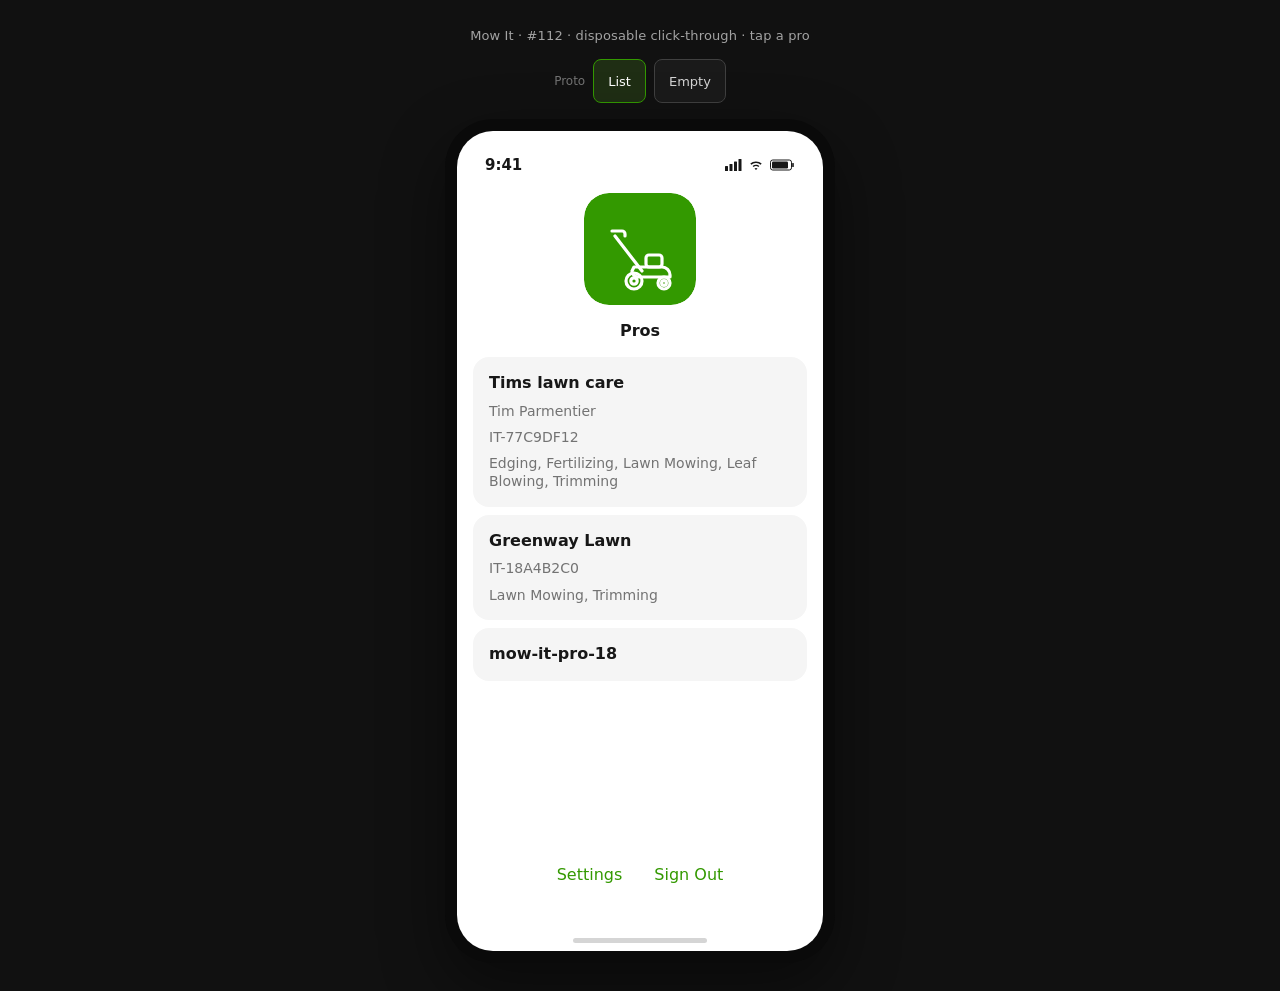
<file: index.html>
<!DOCTYPE html>
<html lang="en">
<head>
  <meta charset="utf-8">
  <meta name="viewport" content="width=device-width, initial-scale=1, viewport-fit=cover">
  <meta name="apple-mobile-web-app-capable" content="yes">
  <meta name="theme-color" content="#FFFFFF">
  <title>Mow It · Client pro list cell (#112)</title>
  <style>
    /* Live tokens from shared/design-tokens — named after DSColor / DSSpace / DSRadius / DSFont / DSSize */
    :root {
      --DSColor-brandPrimary: #339900;
      --DSColor-brandSecondary: #2B8000;
      --DSColor-bgCanvas: #FFFFFF;
      --DSColor-bgSurface: #FAFAFA;
      --DSColor-bgSurfaceRaised: #F5F5F5;
      --DSColor-textPrimary: #171717;
      --DSColor-textSecondary: #737373;
      --DSColor-textOnBrand: #FFFFFF;
      --DSColor-statusDanger: #EF4444;
      --DSColor-statusWarning: #EAB308;
      --DSColor-statusSuccess: #339900;
      --DSColor-borderDefault: #E5E5E5;

      --DSSpace-xxs: 2px;
      --DSSpace-xs: 4px;
      --DSSpace-sm: 8px;
      --DSSpace-md: 12px;
      --DSSpace-lg: 16px;
      --DSSpace-xl: 24px;
      --DSSpace-xxl: 32px;
      --DSSpace-xxxl: 40px;

      --DSRadius-sm: 4px;
      --DSRadius-md: 10px;
      --DSRadius-lg: 16px;
      --DSRadius-full: 9999px;

      --DSSize-controlHeight: 50px;
      --DSSize-controlMaxWidth: 375px;
      --DSSize-iconSm: 20px;
      --DSSize-iconLg: 40px;
      --DSSize-iconXl: 56px;

      --DSFont-sizeXs: 12px;
      --DSFont-sizeSm: 14px;
      --DSFont-sizeMd: 16px;
      --DSFont-sizeLg: 20px;
      --DSFont-sizeXl: 24px;
      --DSFont-sizeXxl: 34px;
      --DSFont-sizeHero: 56px;
      --DSFont-weightRegular: 400;
      --DSFont-weightMedium: 500;
      --DSFont-weightSemibold: 600;
      --DSFont-weightBold: 700;

      --phone-width: 390px;
      --phone-height: 844px;
      --brandmark-size: calc(var(--DSSize-iconXl) * 2);
      --brandmark-radius: calc(var(--brandmark-size) * 0.2237);
      --tap: 44px;
      --font-ui: -apple-system, BlinkMacSystemFont, "SF Pro Text", "SF Pro Display", system-ui, sans-serif;
    }

    * { box-sizing: border-box; }
    html, body { margin: 0; min-height: 100%; }
    body {
      font-family: var(--font-ui);
      background: #111;
      color: var(--DSColor-textPrimary);
      -webkit-font-smoothing: antialiased;
      min-height: 100dvh;
    }

    .stage {
      min-height: 100dvh;
      display: flex;
      flex-direction: column;
      align-items: center;
      justify-content: center;
      padding: 28px 16px;
      gap: 16px;
    }

    .caption {
      margin: 0;
      color: #a3a3a3;
      font-size: 13px;
      letter-spacing: 0.01em;
      text-align: center;
    }

    .proto-tools {
      display: flex;
      align-items: center;
      justify-content: center;
      gap: 8px;
    }

    .proto-tools-label {
      color: #737373;
      font-size: 12px;
    }

    .proto-toggle {
      appearance: none;
      border: 1px solid #404040;
      background: #1a1a1a;
      color: #d4d4d4;
      font-family: inherit;
      font-size: 13px;
      min-height: var(--tap);
      min-width: var(--tap);
      padding: 0 14px;
      border-radius: 8px;
      cursor: pointer;
      -webkit-tap-highlight-color: transparent;
    }

    .proto-toggle[aria-pressed="true"] {
      border-color: #339900;
      color: #ffffff;
      background: #1f2e14;
    }

    .proto-toggle:active { filter: brightness(1.15); }
    .proto-toggle:focus-visible {
      outline: 2px solid var(--DSColor-brandPrimary);
      outline-offset: 2px;
    }

    .phone {
      width: var(--phone-width);
      height: var(--phone-height);
      max-width: 100%;
      background: #0a0a0a;
      border-radius: 48px;
      padding: 12px;
      box-shadow: 0 24px 64px rgba(0, 0, 0, 0.45);
      flex-shrink: 0;
    }

    .screen {
      position: relative;
      width: 100%;
      height: 100%;
      background: var(--DSColor-bgCanvas);
      border-radius: 36px;
      overflow: hidden;
      isolation: isolate;
    }

    .statusbar {
      display: flex;
      align-items: center;
      justify-content: space-between;
      height: 54px;
      padding: 14px 28px 0;
      font-size: 15px;
      font-weight: var(--DSFont-weightSemibold);
      color: var(--DSColor-textPrimary);
      pointer-events: none;
    }

    .statusbar-icons {
      display: flex;
      align-items: center;
      gap: 6px;
    }

    .home {
      display: flex;
      flex-direction: column;
      align-items: center;
      height: calc(100% - 54px);
      padding: 0 var(--DSSpace-lg);
    }

    .brandmark {
      width: var(--brandmark-size);
      height: var(--brandmark-size);
      border-radius: var(--brandmark-radius);
      overflow: hidden;
      margin-top: var(--DSSpace-sm);
      flex-shrink: 0;
    }

    .brandmark svg { display: block; width: 100%; height: 100%; }

    .pane {
      display: flex;
      flex-direction: column;
      align-items: center;
      width: 100%;
      flex: 1;
      min-height: 0;
      overflow: hidden;
    }

    .pane[hidden] { display: none; }

    .home-title {
      margin: var(--DSSpace-lg) 0 0;
      font-size: var(--DSFont-sizeMd);
      font-weight: var(--DSFont-weightSemibold);
      line-height: 1.25;
      color: var(--DSColor-textPrimary);
    }

    .pro-list {
      display: flex;
      flex-direction: column;
      width: 100%;
      margin-top: var(--DSSpace-lg);
      gap: var(--DSSpace-sm);
      overflow: auto;
      min-height: 0;
    }

    .pro-row {
      display: block;
      width: 100%;
      padding: var(--DSSpace-lg);
      border: 0;
      border-radius: var(--DSRadius-lg);
      background: var(--DSColor-bgSurfaceRaised);
      text-align: left;
      cursor: pointer;
      -webkit-tap-highlight-color: transparent;
      min-height: var(--tap);
      font-family: inherit;
    }

    .pro-row:active { filter: brightness(0.97); }
    .pro-row:focus-visible {
      outline: 2px solid var(--DSColor-brandPrimary);
      outline-offset: 2px;
    }

    .pro-title {
      display: block;
      margin: 0;
      font-size: var(--DSFont-sizeMd);
      font-weight: var(--DSFont-weightSemibold);
      color: var(--DSColor-textPrimary);
      line-height: 1.3;
    }

    .pro-name,
    .pro-itid,
    .pro-services {
      display: block;
      margin: var(--DSSpace-sm) 0 0;
      font-size: var(--DSFont-sizeSm);
      font-weight: var(--DSFont-weightRegular);
      color: var(--DSColor-textSecondary);
      line-height: 1.3;
    }

    .pro-services {
      overflow-wrap: anywhere;
    }

    .empty-copy {
      margin: var(--DSSpace-lg) 0 0;
      font-size: var(--DSFont-sizeMd);
      font-weight: var(--DSFont-weightSemibold);
      line-height: 1.25;
      color: var(--DSColor-textPrimary);
      text-align: center;
    }

    .note-copy {
      margin: var(--DSSpace-lg) 0 0;
      width: 100%;
      font-size: var(--DSFont-sizeMd);
      font-weight: var(--DSFont-weightRegular);
      line-height: 1.4;
      color: var(--DSColor-textPrimary);
      text-align: center;
    }

    .note-back {
      appearance: none;
      border: 0;
      background: none;
      margin-top: var(--DSSpace-xl);
      color: var(--DSColor-brandPrimary);
      font-family: inherit;
      font-size: var(--DSFont-sizeMd);
      font-weight: var(--DSFont-weightRegular);
      min-height: var(--tap);
      min-width: var(--tap);
      padding: 0 var(--DSSpace-lg);
      cursor: pointer;
      -webkit-tap-highlight-color: transparent;
    }

    .note-back:active { opacity: 0.55; }
    .note-back:focus-visible {
      outline: 2px solid var(--DSColor-brandPrimary);
      outline-offset: 2px;
      border-radius: var(--DSRadius-full);
    }

    .home-spacer { flex: 1; }

    .footer {
      display: flex;
      align-items: center;
      justify-content: center;
      gap: var(--DSSpace-lg);
      padding-bottom: calc(var(--DSSpace-xl) + 18px);
    }

    .footer-item {
      appearance: none;
      border: 0;
      background: none;
      color: var(--DSColor-brandPrimary);
      font-family: inherit;
      font-size: var(--DSFont-sizeMd);
      font-weight: var(--DSFont-weightRegular);
      min-height: var(--tap);
      min-width: var(--tap);
      padding: 0 var(--DSSpace-sm);
      cursor: default;
      pointer-events: none;
    }

    .home-indicator {
      position: absolute;
      left: 50%;
      bottom: 8px;
      width: 134px;
      height: 5px;
      margin-left: -67px;
      border-radius: var(--DSRadius-full);
      background: var(--DSColor-textPrimary);
      opacity: 0.18;
      pointer-events: none;
    }

    @media (max-width: 480px) {
      .stage { padding: 12px 0 0; gap: 10px; }
      .caption { padding: 0 16px; }
      .phone {
        width: 100%;
        height: calc(100dvh - 120px);
        max-width: none;
        border-radius: 0;
        padding: 0;
        box-shadow: none;
      }
      .screen { border-radius: 0; }
    }
  </style>
</head>
<body>
  <div class="stage">
    <p class="caption">Mow It · #112 · disposable click-through · tap a pro</p>

    <div class="proto-tools" role="group" aria-label="Proto list state">
      <span class="proto-tools-label">Proto</span>
      <button type="button" class="proto-toggle" id="toggleList" aria-pressed="true">List</button>
      <button type="button" class="proto-toggle" id="toggleEmpty" aria-pressed="false">Empty</button>
    </div>

    <div class="phone">
      <div class="screen" id="screen">
        <div class="statusbar" aria-hidden="true">
          <span>9:41</span>
          <span class="statusbar-icons">
            <svg width="17" height="12" viewBox="0 0 17 12" fill="currentColor"><rect x="0" y="7" width="3" height="5" rx="0.6"/><rect x="4.5" y="5" width="3" height="7" rx="0.6"/><rect x="9" y="2.5" width="3" height="9.5" rx="0.6"/><rect x="13.5" y="0" width="3" height="12" rx="0.6"/></svg>
            <svg width="16" height="12" viewBox="0 0 16 12" fill="currentColor"><path d="M8 2.4c2.2 0 4.2.8 5.7 2.2l-1.1 1.1A6.4 6.4 0 0 0 8 4.1 6.4 6.4 0 0 0 3.4 5.7L2.3 4.6A8 8 0 0 1 8 2.4Zm0 3.3c1.3 0 2.5.5 3.4 1.3L10.3 8A3.2 3.2 0 0 0 8 7a3.2 3.2 0 0 0-2.3.9L4.6 7A4.8 4.8 0 0 1 8 5.7Zm0 3.3c.6 0 1.1.2 1.5.6L8 11.1 6.5 9.6c.4-.4.9-.6 1.5-.6Z"/></svg>
            <svg width="25" height="12" viewBox="0 0 25 12"><rect x="0.5" y="1" width="21" height="10" rx="2.2" stroke="currentColor" fill="none" stroke-width="1"/><rect x="2" y="2.5" width="16" height="7" rx="1.2" fill="currentColor"/><rect x="22.2" y="4" width="1.6" height="4" rx="0.6" fill="currentColor"/></svg>
          </span>
        </div>

        <main class="home">
          <div class="brandmark" aria-hidden="true">
            <svg viewBox="0 0 112 112" role="img" aria-label="Mow It">
              <rect width="112" height="112" rx="25" fill="var(--DSColor-brandPrimary)"/>
              <g fill="none" stroke="var(--DSColor-textOnBrand)" stroke-width="3.2" stroke-linecap="round" stroke-linejoin="round">
                <path d="M28 38h10a3 3 0 0 1 3 3v2"/>
                <path d="M31 43 L58 78"/>
                <path d="M50 74 h28 a8 8 0 0 1 8 8 v2 H54 a6 6 0 0 1-6-6z"/>
                <rect x="62" y="62" width="16" height="12" rx="3"/>
                <circle cx="50" cy="88" r="8"/>
                <circle cx="50" cy="88" r="3.2"/>
                <circle cx="80" cy="90" r="6"/>
                <circle cx="80" cy="90" r="2.4"/>
              </g>
            </svg>
          </div>

          <div class="pane" id="paneList">
            <h1 class="home-title">Pros</h1>
            <div class="pro-list" role="list">
              <button class="pro-row" type="button" role="listitem" data-pro="Tims lawn care" aria-label="Tims lawn care, Tim Parmentier, IT-77C9DF12, Edging, Fertilizing, Lawn Mowing, Leaf Blowing, Trimming">
                <span class="pro-title">Tims lawn care</span>
                <span class="pro-name">Tim Parmentier</span>
                <span class="pro-itid">IT-77C9DF12</span>
                <span class="pro-services">Edging, Fertilizing, Lawn Mowing, Leaf Blowing, Trimming</span>
              </button>
              <button class="pro-row" type="button" role="listitem" data-pro="Greenway Lawn" aria-label="Greenway Lawn, IT-18A4B2C0, Lawn Mowing, Trimming">
                <span class="pro-title">Greenway Lawn</span>
                <span class="pro-itid">IT-18A4B2C0</span>
                <span class="pro-services">Lawn Mowing, Trimming</span>
              </button>
              <button class="pro-row" type="button" role="listitem" data-pro="mow-it-pro-18" aria-label="mow-it-pro-18">
                <span class="pro-title">mow-it-pro-18</span>
              </button>
            </div>
            <div class="home-spacer"></div>
          </div>

          <div class="pane" id="paneEmpty" hidden>
            <p class="empty-copy">No pros yet.</p>
            <div class="home-spacer"></div>
          </div>

          <div class="pane" id="paneNote" hidden>
            <p class="note-copy" id="noteCopy">Book a Mow stays as shipped: address → when → extras → confirm.</p>
            <button class="note-back" type="button" id="noteBack">Back</button>
            <div class="home-spacer"></div>
          </div>

          <div class="footer">
            <span class="footer-item">Settings</span>
            <span class="footer-item">Sign Out</span>
          </div>
        </main>

        <div class="home-indicator" aria-hidden="true"></div>
      </div>
    </div>
  </div>

  <script>
    (function () {
      var paneList = document.getElementById("paneList");
      var paneEmpty = document.getElementById("paneEmpty");
      var paneNote = document.getElementById("paneNote");
      var noteCopy = document.getElementById("noteCopy");
      var noteBack = document.getElementById("noteBack");
      var toggleList = document.getElementById("toggleList");
      var toggleEmpty = document.getElementById("toggleEmpty");
      var listState = "list";

      function showPane(pane) {
        paneList.hidden = pane !== paneList;
        paneEmpty.hidden = pane !== paneEmpty;
        paneNote.hidden = pane !== paneNote;
      }

      function setToggles(empty) {
        toggleList.setAttribute("aria-pressed", empty ? "false" : "true");
        toggleEmpty.setAttribute("aria-pressed", empty ? "true" : "false");
      }

      function showList() {
        listState = "list";
        showPane(paneList);
        setToggles(false);
      }

      function showEmpty() {
        listState = "empty";
        showPane(paneEmpty);
        setToggles(true);
      }

      function showNote(name) {
        noteCopy.textContent = name + " — Book a Mow stays as shipped: address → when → extras → confirm.";
        showPane(paneNote);
        noteBack.focus();
      }

      toggleList.addEventListener("click", showList);
      toggleEmpty.addEventListener("click", showEmpty);
      noteBack.addEventListener("click", function () {
        if (listState === "empty") showEmpty();
        else showList();
      });

      Array.prototype.forEach.call(document.querySelectorAll(".pro-row"), function (row) {
        row.addEventListener("click", function () {
          showNote(row.getAttribute("data-pro"));
        });
      });
    })();
  </script>
</body>
</html>
</file>
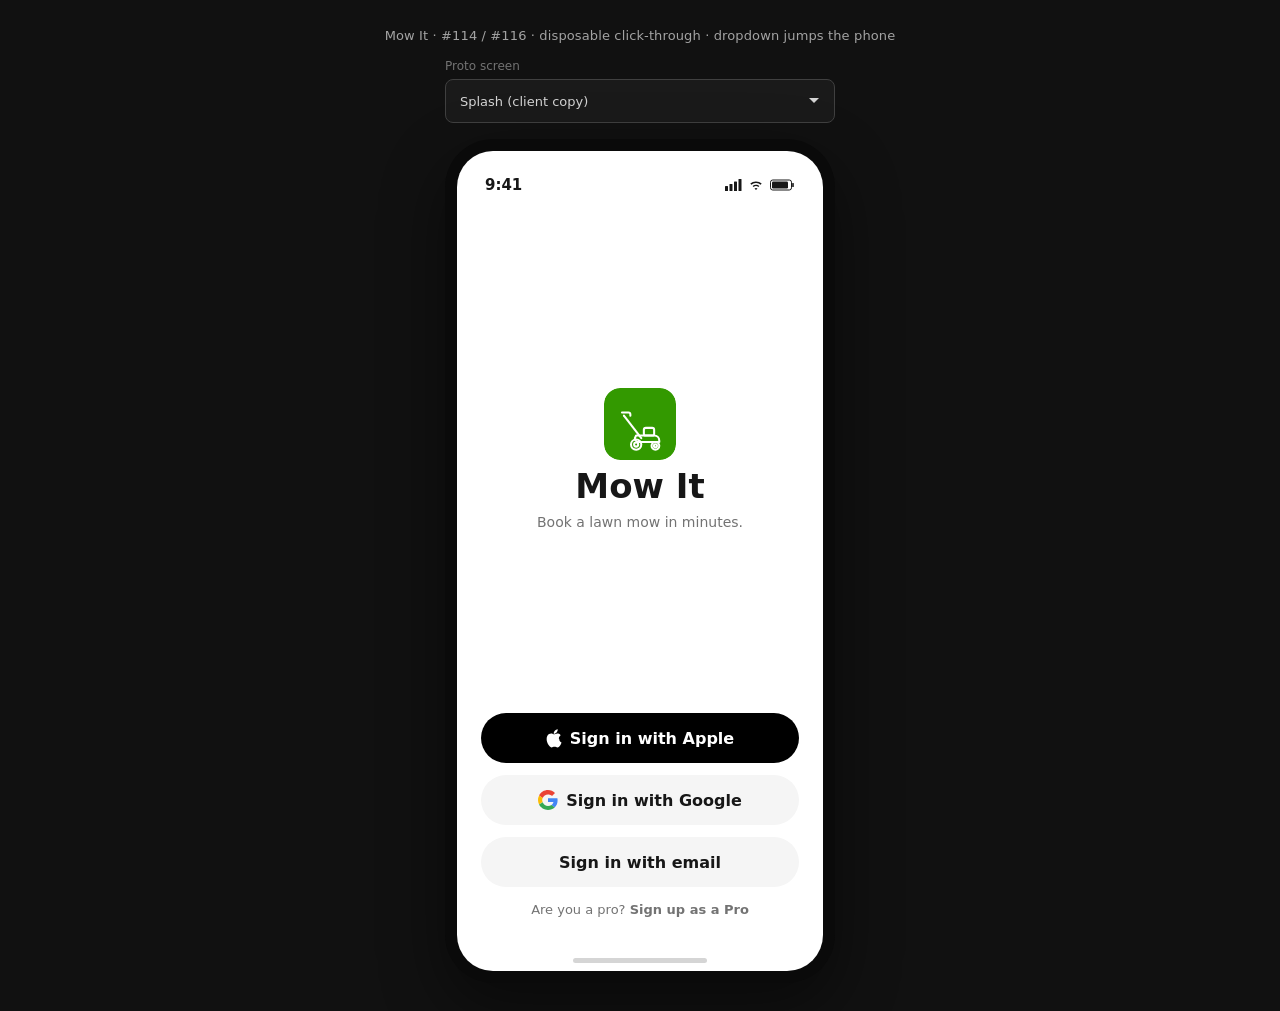
<file: app/index.html>
<!DOCTYPE html>
<html lang="en">
<head>
  <meta charset="utf-8">
  <meta name="viewport" content="width=device-width, initial-scale=1, viewport-fit=cover">
  <meta name="apple-mobile-web-app-capable" content="yes">
  <meta name="theme-color" content="#FFFFFF">
  <title>Mow It · shipped hub (#114 / #116)</title>
  <link rel="stylesheet" href="hub.css">

</head>
<body>
  <svg aria-hidden="true" style="position:absolute;width:0;height:0;overflow:hidden">
    <symbol id="brandmark-svg" viewBox="0 0 112 112">
      <rect width="112" height="112" rx="25" fill="var(--DSColor-brandPrimary)"/>
      <g fill="none" stroke="var(--DSColor-textOnBrand)" stroke-width="3.2" stroke-linecap="round" stroke-linejoin="round">
        <path d="M28 38h10a3 3 0 0 1 3 3v2"/>
        <path d="M31 43 L58 78"/>
        <path d="M50 74 h28 a8 8 0 0 1 8 8 v2 H54 a6 6 0 0 1-6-6z"/>
        <rect x="62" y="62" width="16" height="12" rx="3"/>
        <circle cx="50" cy="88" r="8"/>
        <circle cx="50" cy="88" r="3.2"/>
        <circle cx="80" cy="90" r="6"/>
        <circle cx="80" cy="90" r="2.4"/>
      </g>
    </symbol>
    <symbol id="icon-x" viewBox="0 0 14 14">
      <path d="M2 2l10 10M12 2L2 12" fill="none" stroke="currentColor" stroke-width="1.8" stroke-linecap="round"/>
    </symbol>
  </svg>

  <div class="stage">
    <p class="caption">Mow It · #114 / #116 · disposable click-through · dropdown jumps the phone</p>

    <div class="proto-tools">
      <label class="proto-tools-label" for="screenJump">Proto screen</label>
      <select class="proto-select" id="screenJump">
        <optgroup label="Login">
          <option value="splash-client">Splash (client copy)</option>
          <option value="splash-pro">Splash (Sign up as a Pro)</option>
          <option value="email">Email sign-in / sign-up</option>
          <option value="forgot">Forgot password</option>
        </optgroup>
        <optgroup label="Client Home">
          <option value="pro-list-empty">Pro list empty</option>
          <option value="pro-list">Pro list (Pros)</option>
          <option value="booked-home">Booked Home</option>
          <option value="next-mow-detail">Next mow detail sheet</option>
          <option value="book-mow">Book a Mow</option>
          <option value="settings-client">Settings</option>
        </optgroup>
        <optgroup label="Pro Home">
          <option value="onboarding">Onboarding</option>
          <option value="pro-home">Pro Home</option>
          <option value="pro-home-empty">Pro Home empty</option>
          <option value="pro-home-stripe">Pro Home DEBUG Stripe</option>
          <option value="settings-pro">Settings</option>
          <option value="job-detail">Job detail (proposed)</option>
        </optgroup>
      </select>
    </div>

    <div class="phone">
      <div class="screen" id="screen">
        <div class="statusbar" aria-hidden="true">
          <span>9:41</span>
          <span class="statusbar-icons">
            <svg width="17" height="12" viewBox="0 0 17 12" fill="currentColor"><rect x="0" y="7" width="3" height="5" rx="0.6"/><rect x="4.5" y="5" width="3" height="7" rx="0.6"/><rect x="9" y="2.5" width="3" height="9.5" rx="0.6"/><rect x="13.5" y="0" width="3" height="12" rx="0.6"/></svg>
            <svg width="16" height="12" viewBox="0 0 16 12" fill="currentColor"><path d="M8 2.4c2.2 0 4.2.8 5.7 2.2l-1.1 1.1A6.4 6.4 0 0 0 8 4.1 6.4 6.4 0 0 0 3.4 5.7L2.3 4.6A8 8 0 0 1 8 2.4Zm0 3.3c1.3 0 2.5.5 3.4 1.3L10.3 8A3.2 3.2 0 0 0 8 7a3.2 3.2 0 0 0-2.3.9L4.6 7A4.8 4.8 0 0 1 8 5.7Zm0 3.3c.6 0 1.1.2 1.5.6L8 11.1 6.5 9.6c.4-.4.9-.6 1.5-.6Z"/></svg>
            <svg width="25" height="12" viewBox="0 0 25 12"><rect x="0.5" y="1" width="21" height="10" rx="2.2" stroke="currentColor" fill="none" stroke-width="1"/><rect x="2" y="2.5" width="16" height="7" rx="1.2" fill="currentColor"/><rect x="22.2" y="4" width="1.6" height="4" rx="0.6" fill="currentColor"/></svg>
          </span>
        </div>

        <!-- Login: Splash client -->
        <main class="pane splash" data-pane="splash-client">
          <div class="home-spacer"></div>
          <div class="splash-hero">
            <div class="brandmark-sm" aria-hidden="true"><svg viewBox="0 0 112 112"><use href="#brandmark-svg"/></svg></div>
            <h1 class="splash-name">Mow It</h1>
            <p class="splash-tag">Book a lawn mow in minutes.</p>
          </div>
          <div class="home-spacer"></div>
          <div class="splash-actions">
            <button class="btn-apple" type="button">
              <svg width="16" height="20" viewBox="0 0 16 20" fill="currentColor" aria-hidden="true"><path d="M12.8 10.6c0-2.2 1.8-3.3 1.9-3.4-1-1.5-2.6-1.7-3.2-1.7-1.3-.1-2.6.8-3.3.8-.7 0-1.8-.8-3-.8-1.5 0-3 .9-3.8 2.3-1.6 2.8-.4 7 1.2 9.3.8 1.1 1.7 2.4 2.9 2.3 1.2 0 1.6-.7 3-.7s1.8.7 3 .7 2.1-1.1 2.8-2.2c.9-1.3 1.2-2.5 1.2-2.6 0 0-2.3-.9-2.3-3.5zM10.8 4.3c.6-.8 1.1-1.9.9-3-1 .1-2.2.7-2.9 1.5-.6.7-1.2 1.9-1 3 1.1.1 2.3-.6 3-1.5z"/></svg>
              Sign in with Apple
            </button>
            <button class="btn-secondary" type="button">
              <svg width="20" height="20" viewBox="0 0 20 20" aria-hidden="true">
                <path fill="#EA4335" d="M10 4.4c1.5 0 2.9.5 4 1.5l3-3C15.2 1.1 12.8 0 10 0 6.1 0 2.7 2.2 1.1 5.4l3.5 2.7C5.5 6 7.6 4.4 10 4.4z"/>
                <path fill="#4285F4" d="M19.6 10.2c0-.7-.1-1.4-.2-2H10v3.8h5.4c-.2 1.2-1 2.3-2 3l3.2 2.5c1.9-1.7 3-4.3 3-7.3z"/>
                <path fill="#FBBC05" d="M4.6 12.1A6 6 0 0 1 4.2 10c0-.7.1-1.4.4-2.1L1.1 5.4A10 10 0 0 0 0 10c0 1.6.4 3.1 1.1 4.5l3.5-2.4z"/>
                <path fill="#34A853" d="M10 20c2.7 0 5-.9 6.7-2.4l-3.2-2.5c-.9.6-2.1 1-3.5 1-2.4 0-4.5-1.6-5.3-3.8L1.1 14.6C2.7 17.8 6.1 20 10 20z"/>
              </svg>
              Sign in with Google
            </button>
            <button class="btn-secondary" type="button" data-go="email">Sign in with email</button>
          </div>
          <button class="splash-toggle" type="button" data-go="splash-pro">Are you a pro? <strong>Sign up as a Pro</strong></button>
        </main>

        <!-- Login: Splash pro -->
        <main class="pane splash" data-pane="splash-pro">
          <div class="home-spacer"></div>
          <div class="splash-hero">
            <div class="brandmark-sm" aria-hidden="true"><svg viewBox="0 0 112 112"><use href="#brandmark-svg"/></svg></div>
            <h1 class="splash-name">Mow It</h1>
            <p class="splash-tag">Sign up to offer your services.</p>
          </div>
          <div class="home-spacer"></div>
          <div class="splash-actions">
            <button class="btn-apple" type="button">
              <svg width="16" height="20" viewBox="0 0 16 20" fill="currentColor" aria-hidden="true"><path d="M12.8 10.6c0-2.2 1.8-3.3 1.9-3.4-1-1.5-2.6-1.7-3.2-1.7-1.3-.1-2.6.8-3.3.8-.7 0-1.8-.8-3-.8-1.5 0-3 .9-3.8 2.3-1.6 2.8-.4 7 1.2 9.3.8 1.1 1.7 2.4 2.9 2.3 1.2 0 1.6-.7 3-.7s1.8.7 3 .7 2.1-1.1 2.8-2.2c.9-1.3 1.2-2.5 1.2-2.6 0 0-2.3-.9-2.3-3.5zM10.8 4.3c.6-.8 1.1-1.9.9-3-1 .1-2.2.7-2.9 1.5-.6.7-1.2 1.9-1 3 1.1.1 2.3-.6 3-1.5z"/></svg>
              Sign up with Apple
            </button>
            <button class="btn-secondary" type="button">
              <svg width="20" height="20" viewBox="0 0 20 20" aria-hidden="true">
                <path fill="#EA4335" d="M10 4.4c1.5 0 2.9.5 4 1.5l3-3C15.2 1.1 12.8 0 10 0 6.1 0 2.7 2.2 1.1 5.4l3.5 2.7C5.5 6 7.6 4.4 10 4.4z"/>
                <path fill="#4285F4" d="M19.6 10.2c0-.7-.1-1.4-.2-2H10v3.8h5.4c-.2 1.2-1 2.3-2 3l3.2 2.5c1.9-1.7 3-4.3 3-7.3z"/>
                <path fill="#FBBC05" d="M4.6 12.1A6 6 0 0 1 4.2 10c0-.7.1-1.4.4-2.1L1.1 5.4A10 10 0 0 0 0 10c0 1.6.4 3.1 1.1 4.5l3.5-2.4z"/>
                <path fill="#34A853" d="M10 20c2.7 0 5-.9 6.7-2.4l-3.2-2.5c-.9.6-2.1 1-3.5 1-2.4 0-4.5-1.6-5.3-3.8L1.1 14.6C2.7 17.8 6.1 20 10 20z"/>
              </svg>
              Sign up with Google
            </button>
            <button class="btn-secondary" type="button" data-go="email" data-email-mode="signUp">Sign up with email</button>
          </div>
          <button class="splash-toggle" type="button" data-go="splash-client">Looking to book a service? <strong>Sign in as a client</strong></button>
        </main>

        <!-- Login: Email -->
        <main class="pane form-pane" data-pane="email">
          <div class="ios-nav">
            <button class="nav-text" type="button" id="emailCancel">Cancel</button>
            <h1 class="ios-nav-title" id="emailTitle">Sign In</h1>
            <span></span>
          </div>
          <div class="form-scroll">
            <div class="segment" role="tablist" aria-label="Mode">
              <button type="button" id="modeSignIn" aria-pressed="true">Sign In</button>
              <button type="button" id="modeSignUp" aria-pressed="false">Sign Up</button>
            </div>
            <div class="group">
              <div class="row"><input id="emailField" type="email" placeholder="Email" autocomplete="username"></div>
              <div class="row">
                <input id="passwordField" type="password" placeholder="Password" autocomplete="current-password">
                <button class="eye" type="button" data-eye="passwordField" aria-label="Show password">
                  <svg width="20" height="20" viewBox="0 0 24 24" fill="none" stroke="currentColor" stroke-width="1.8"><path d="M2 12s3.5-7 10-7 10 7 10 7-3.5 7-10 7S2 12 2 12z"/><circle cx="12" cy="12" r="3"/></svg>
                </button>
              </div>
              <div class="row hidden" id="confirmRow">
                <input id="confirmField" type="password" placeholder="Confirm Password" autocomplete="new-password">
                <button class="eye" type="button" data-eye="confirmField" aria-label="Show password">
                  <svg width="20" height="20" viewBox="0 0 24 24" fill="none" stroke="currentColor" stroke-width="1.8"><path d="M2 12s3.5-7 10-7 10 7 10 7-3.5 7-10 7S2 12 2 12z"/><circle cx="12" cy="12" r="3"/></svg>
                </button>
              </div>
            </div>
            <p class="group-foot hidden" id="passwordReqs">8+ characters, with at least 1 number and 1 special character</p>
            <div class="group hidden" id="suggestGroup">
              <button class="row row-link" type="button" id="suggestPassword">Suggest Strong Password</button>
            </div>
            <div class="group" id="forgotGroup">
              <button class="row row-link" type="button" data-go="forgot">Forgot Password?</button>
            </div>
            <div class="inset-btn">
              <button class="btn-primary" type="button" id="emailSubmit">Sign In</button>
            </div>
          </div>
        </main>

        <!-- Login: Forgot password -->
        <main class="pane form-pane" data-pane="forgot">
          <div class="ios-nav">
            <button class="nav-text" type="button" data-go="email">Done</button>
            <h1 class="ios-nav-title">Reset Password</h1>
            <span></span>
          </div>
          <div class="form-scroll">
            <div id="forgotForm">
              <div class="group">
                <div class="row"><input id="resetEmail" type="email" placeholder="Email" autocomplete="email"></div>
              </div>
              <div class="inset-btn">
                <button class="btn-primary" type="button" id="sendReset">Send Reset Link</button>
              </div>
            </div>
            <div class="group hidden" id="forgotSent">
              <div class="row" style="padding-top:12px;padding-bottom:12px;min-height:auto">
                <p class="row-label" id="forgotSentCopy" style="color:var(--DSColor-textSecondary);font-size:var(--DSFont-sizeSm)"></p>
              </div>
            </div>
          </div>
        </main>

        <!-- Client: empty pro list -->
        <main class="pane home" data-pane="pro-list-empty">
          <div class="brandmark" aria-hidden="true"><svg viewBox="0 0 112 112"><use href="#brandmark-svg"/></svg></div>
          <p class="empty-copy">No pros yet.</p>
          <div class="home-spacer"></div>
          <div class="footer">
            <button class="footer-item" type="button" data-go="settings-client">Settings</button>
            <button class="footer-item" type="button" data-signout="client">Sign Out</button>
          </div>
        </main>

        <!-- Client: pro list with Pros header + #112 cells -->
        <main class="pane home" data-pane="pro-list">
          <div class="brandmark" aria-hidden="true"><svg viewBox="0 0 112 112"><use href="#brandmark-svg"/></svg></div>
          <h1 class="home-title">Pros</h1>
          <div class="pro-list" role="list">
            <button class="pro-row" type="button" role="listitem" data-go="book-mow" aria-label="Tims lawn care, Tim Parmentier, IT-77C9DF12, Edging, Fertilizing, Lawn Mowing, Leaf Blowing, Trimming">
              <span class="pro-title">Tims lawn care</span>
              <span class="pro-name">Tim Parmentier</span>
              <span class="pro-itid">IT-77C9DF12</span>
              <span class="pro-services">Edging, Fertilizing, Lawn Mowing, Leaf Blowing, Trimming</span>
            </button>
            <button class="pro-row" type="button" role="listitem" data-go="book-mow" aria-label="Greenway Lawn, IT-18A4B2C0, Lawn Mowing, Trimming">
              <span class="pro-title">Greenway Lawn</span>
              <span class="pro-itid">IT-18A4B2C0</span>
              <span class="pro-services">Lawn Mowing, Trimming</span>
            </button>
            <button class="pro-row" type="button" role="listitem" data-go="book-mow" aria-label="mow-it-pro-18">
              <span class="pro-title">mow-it-pro-18</span>
            </button>
          </div>
          <div class="home-spacer"></div>
          <div class="footer">
            <button class="footer-item" type="button" data-go="settings-client">Settings</button>
            <button class="footer-item" type="button" data-signout="client">Sign Out</button>
          </div>
        </main>

        <!-- Client: booked Home -->
        <main class="pane home" data-pane="booked-home">
          <div class="brandmark" aria-hidden="true"><svg viewBox="0 0 112 112"><use href="#brandmark-svg"/></svg></div>
          <h1 class="home-title">Your next mow</h1>
          <button class="next-mow" type="button" id="nextMow" aria-haspopup="dialog" aria-controls="nextSheet" style="margin-top:var(--DSSpace-lg)">
            <p class="line-address">123 Greenway Dr</p>
            <p class="line-meta">Tims lawn care</p>
            <p class="line-meta">Sat Aug 22 · 9:00 AM</p>
            <p class="line-meta">Edge · Blow</p>
            <p class="line-price">$45</p>
          </button>
          <div class="home-spacer"></div>
          <div class="footer">
            <button class="footer-item" type="button" data-go="settings-client">Settings</button>
            <button class="footer-item" type="button" data-signout="client">Sign Out</button>
          </div>
        </main>

        <!-- Client: Book a Mow steps (one dropdown item; in-phone Continue walks the path) -->
        <main class="pane book" data-pane="book-mow">
          <div class="ios-nav is-canvas">
            <button class="nav-icon" type="button" id="bookClose" aria-label="Close">
              <svg width="14" height="14"><use href="#icon-x"/></svg>
            </button>
            <h1 class="ios-nav-title">Book a Mow</h1>
            <span></span>
          </div>

          <div class="book-body" id="stepAddress">
            <div class="pill">
              <svg width="20" height="20" viewBox="0 0 24 24" fill="none" stroke="var(--DSColor-textSecondary)" stroke-width="1.8" aria-hidden="true"><path d="M12 21s7-5.4 7-11a7 7 0 1 0-14 0c0 5.6 7 11 7 11z"/><circle cx="12" cy="10" r="2.4"/></svg>
              <input id="addressField" type="text" placeholder="Where should we mow?" autocomplete="street-address">
            </div>
            <button class="text-btn" type="button" id="useLocation">Use current location</button>
            <div class="home-spacer"></div>
          </div>

          <div class="book-body hidden" id="stepWhen">
            <div class="pill">
              <svg width="20" height="20" viewBox="0 0 24 24" fill="none" stroke="var(--DSColor-textSecondary)" stroke-width="1.8" aria-hidden="true"><path d="M12 21s7-5.4 7-11a7 7 0 1 0-14 0c0 5.6 7 11 7 11z"/><circle cx="12" cy="10" r="2.4"/></svg>
              <span class="pill-text" id="whenAddressPill">123 Greenway Dr</span>
            </div>
            <div class="mode-picker" role="tablist" aria-label="When">
              <button type="button" data-mode="day" aria-pressed="true">Day</button>
              <button type="button" data-mode="week" aria-pressed="false">Week</button>
              <button type="button" data-mode="month" aria-pressed="false">Month</button>
            </div>
            <div class="when-head" id="whenDayHead">
              <h2 class="when-title" id="dayHeading">Thu Aug 20</h2>
              <p class="when-sub">First visit — available times</p>
            </div>
            <div class="when-head hidden" id="whenWeekHead">
              <h2 class="when-title" id="weekHeading">Aug 16 – 22, 2026</h2>
              <div class="week-strip" id="weekStrip"></div>
              <p class="when-sub" id="weekCaption">First visit — Thu Aug 20</p>
            </div>
            <div class="time-scroll">
              <div class="hidden" id="whenMonthHead">
                <div class="month-nav">
                  <button class="nav-icon" type="button" id="prevMonth" aria-label="Previous month">
                    <svg width="14" height="14" viewBox="0 0 14 14" fill="none" stroke="currentColor" stroke-width="1.8"><path d="M9 2L4 7l5 5"/></svg>
                  </button>
                  <h3 id="monthHeading">August 2026</h3>
                  <button class="nav-icon nav-end" type="button" id="nextMonth" aria-label="Next month">
                    <svg width="14" height="14" viewBox="0 0 14 14" fill="none" stroke="currentColor" stroke-width="1.8"><path d="M5 2l5 5-5 5"/></svg>
                  </button>
                </div>
                <div class="month-grid" id="monthGrid"></div>
              </div>
              <div class="time-list" id="timeList" style="margin-top:var(--DSSpace-md)"></div>
            </div>
          </div>

          <div class="book-body hidden" id="stepExtras">
            <h2 class="extras-title">Additional services</h2>
            <div class="extra-list">
              <button class="choice" type="button" data-extra="Edge">Edge</button>
              <button class="choice" type="button" data-extra="Blow">Blow</button>
              <button class="choice" type="button" data-extra="Cleanup">Cleanup</button>
            </div>
            <div class="home-spacer"></div>
          </div>

          <div class="book-body is-confirm hidden" id="stepConfirm">
            <p class="line-address" id="confirmAddress">123 Greenway Dr, Austin, TX 78704</p>
            <p class="line-meta" id="confirmWhen">Sat Aug 22 · 9:00 AM</p>
            <p class="line-meta hidden" id="confirmExtras"></p>
            <p class="sheet-price">$45</p>
            <div class="home-spacer"></div>
          </div>

          <div class="book-bar">
            <button class="btn-primary" type="button" id="bookContinue" disabled>Continue</button>
          </div>
        </main>

        <!-- Client: Settings -->
        <main class="pane form-pane" data-pane="settings-client">
          <div class="ios-nav">
            <button class="nav-text" type="button" id="settingsClientClose">Close</button>
            <h1 class="ios-nav-title">Settings</h1>
            <span></span>
          </div>
          <div class="form-scroll">
            <p class="group-label">Account</p>
            <div class="group">
              <div class="row"><span class="row-label">It ID</span><span class="row-value is-mono">IT-4F2A91B0</span></div>
              <div class="row"><span class="row-label">Role</span><span class="row-value">Client</span></div>
            </div>
            <p class="group-label">Sign-In Methods</p>
            <div class="group">
              <div class="row"><span class="row-label">Email &amp; Password</span><button class="row-link is-danger" type="button" disabled>Remove</button></div>
            </div>
            <p class="group-label">Add a backup method</p>
            <div class="inset-btn" style="margin-bottom:var(--DSSpace-lg)">
              <button class="btn-apple" type="button">
                <svg width="16" height="20" viewBox="0 0 16 20" fill="currentColor" aria-hidden="true"><path d="M12.8 10.6c0-2.2 1.8-3.3 1.9-3.4-1-1.5-2.6-1.7-3.2-1.7-1.3-.1-2.6.8-3.3.8-.7 0-1.8-.8-3-.8-1.5 0-3 .9-3.8 2.3-1.6 2.8-.4 7 1.2 9.3.8 1.1 1.7 2.4 2.9 2.3 1.2 0 1.6-.7 3-.7s1.8.7 3 .7 2.1-1.1 2.8-2.2c.9-1.3 1.2-2.5 1.2-2.6 0 0-2.3-.9-2.3-3.5zM10.8 4.3c.6-.8 1.1-1.9.9-3-1 .1-2.2.7-2.9 1.5-.6.7-1.2 1.9-1 3 1.1.1 2.3-.6 3-1.5z"/></svg>
                Continue with Apple
              </button>
            </div>
            <div class="group">
              <button class="row row-link is-danger" type="button" data-alert="delete">Delete Account</button>
            </div>
            <p class="group-foot">Your account is deactivated immediately and permanently erased after 30 days. Signing back in before then lets you undo this.</p>
          </div>
        </main>

        <!-- Pro: Onboarding -->
        <main class="pane form-pane" data-pane="onboarding">
          <div class="ios-nav">
            <button class="nav-text" type="button" data-signout="onboarding">Sign Out</button>
            <h1 class="ios-nav-title">Set Up Your Profile</h1>
            <span></span>
          </div>
          <div class="form-scroll">
            <div class="group">
              <div class="row" style="padding-top:12px;padding-bottom:12px;min-height:auto;flex-direction:column;align-items:flex-start;gap:4px">
                <strong class="row-label">Welcome, Pro</strong>
                <span style="font-size:var(--DSFont-sizeSm);color:var(--DSColor-textSecondary)">Tell us about your business so clients can find you.</span>
              </div>
            </div>
            <p class="group-label">Business Info</p>
            <div class="group">
              <div class="row"><input id="bizName" type="text" placeholder="Business name" autocomplete="organization"></div>
              <div class="row"><input id="serviceArea" type="text" placeholder="Service area (e.g. Austin, TX)"></div>
            </div>
            <p class="group-label">Services Offered</p>
            <div class="group" id="serviceToggles">
              <label class="row toggle-row">Lawn Mowing<span class="switch"><input type="checkbox" value="Lawn Mowing"><i></i></span></label>
              <label class="row toggle-row">Edging<span class="switch"><input type="checkbox" value="Edging"><i></i></span></label>
              <label class="row toggle-row">Leaf Blowing<span class="switch"><input type="checkbox" value="Leaf Blowing"><i></i></span></label>
              <label class="row toggle-row">Trimming<span class="switch"><input type="checkbox" value="Trimming"><i></i></span></label>
              <label class="row toggle-row">Fertilizing<span class="switch"><input type="checkbox" value="Fertilizing"><i></i></span></label>
            </div>
            <div class="inset-btn">
              <button class="btn-primary" type="button" id="onboardContinue" disabled>Continue</button>
            </div>
          </div>
        </main>

        <!-- Pro: Home — Appointments | Payments (#116). Welcome skipped so it does not crowd the list. -->
        <main class="pane pro-home" data-pane="pro-home">
          <div class="brandmark" aria-hidden="true"><svg viewBox="0 0 112 112"><use href="#brandmark-svg"/></svg></div>
          <p class="pro-biz">Tims lawn care</p>
          <div class="home-seg" role="tablist" aria-label="Pro Home">
            <button type="button" data-pro-tab="appointments" aria-pressed="true">Appointments</button>
            <button type="button" data-pro-tab="payments" aria-pressed="false">Payments</button>
          </div>

          <div class="pro-home-body" id="proAppointments">
            <h1 class="home-title" id="scheduleTitle">Your schedule</h1>
            <div class="pro-list" id="apptList" role="list">
              <button class="next-mow" type="button" role="listitem" data-job="greenway" aria-label="123 Greenway Dr, Sat Aug 22 9:00 AM, Edge, Blow, $45">
                <p class="line-address">123 Greenway Dr</p>
                <p class="line-meta">Sat Aug 22 · 9:00 AM</p>
                <p class="line-meta">Edge · Blow</p>
                <p class="line-price">$45</p>
              </button>
              <button class="next-mow" type="button" role="listitem" data-job="cedar" aria-label="440 Cedar Ln, Mon Aug 24 11:00 AM, $45">
                <p class="line-address">440 Cedar Ln</p>
                <p class="line-meta">Mon Aug 24 · 11:00 AM</p>
                <p class="line-price">$45</p>
              </button>
            </div>
            <p class="empty-copy hidden" id="apptEmpty">No appointments yet.</p>
            <div class="home-spacer"></div>
          </div>

          <div class="pro-home-body hidden" id="proPayments">
            <div class="status-block">
              <svg class="status-icon is-warn" viewBox="0 0 40 40" fill="none" stroke="currentColor" stroke-width="2" aria-hidden="true">
                <rect x="4" y="12" width="32" height="18" rx="3"/>
                <path d="M4 18h32M10 24h8"/>
              </svg>
              <h3>Set up payouts</h3>
              <p>Connect your bank account to start receiving payments for completed jobs.</p>
              <button class="btn-primary" type="button">Connect with Stripe</button>
            </div>
            <div class="home-spacer"></div>
          </div>

          <div class="footer">
            <button class="footer-item" type="button" data-go="settings-pro">Settings</button>
            <button class="footer-item" type="button" data-signout="pro">Sign Out</button>
          </div>
        </main>

        <!-- Pro: Settings -->
        <main class="pane form-pane" data-pane="settings-pro">
          <div class="ios-nav">
            <button class="nav-text" type="button" data-go="pro-home">Close</button>
            <h1 class="ios-nav-title">Settings</h1>
            <span></span>
          </div>
          <div class="form-scroll">
            <p class="group-label">Account</p>
            <div class="group">
              <div class="row"><span class="row-label">It ID</span><span class="row-value is-mono">IT-77C9DF12</span></div>
              <div class="row"><span class="row-label">Role</span><span class="row-value">Pro</span></div>
            </div>
            <p class="group-label">Sign-In Methods</p>
            <div class="group">
              <div class="row"><span class="row-label">Email &amp; Password</span><button class="row-link is-danger" type="button" disabled>Remove</button></div>
            </div>
            <p class="group-label">Add a backup method</p>
            <div class="inset-btn" style="margin-bottom:var(--DSSpace-lg)">
              <button class="btn-apple" type="button">
                <svg width="16" height="20" viewBox="0 0 16 20" fill="currentColor" aria-hidden="true"><path d="M12.8 10.6c0-2.2 1.8-3.3 1.9-3.4-1-1.5-2.6-1.7-3.2-1.7-1.3-.1-2.6.8-3.3.8-.7 0-1.8-.8-3-.8-1.5 0-3 .9-3.8 2.3-1.6 2.8-.4 7 1.2 9.3.8 1.1 1.7 2.4 2.9 2.3 1.2 0 1.6-.7 3-.7s1.8.7 3 .7 2.1-1.1 2.8-2.2c.9-1.3 1.2-2.5 1.2-2.6 0 0-2.3-.9-2.3-3.5zM10.8 4.3c.6-.8 1.1-1.9.9-3-1 .1-2.2.7-2.9 1.5-.6.7-1.2 1.9-1 3 1.1.1 2.3-.6 3-1.5z"/></svg>
                Continue with Apple
              </button>
            </div>
            <div class="group">
              <button class="row row-link is-danger" type="button" data-alert="delete">Delete Account</button>
            </div>
            <p class="group-foot">Your account is deactivated immediately and permanently erased after 30 days. Signing back in before then lets you undo this.</p>
          </div>
        </main>

        <!-- Client next-mow detail — reuse booked-home sheet -->
        <div class="sheet-layer" id="nextLayer">
          <div class="sheet-scrim" aria-hidden="true"></div>
          <div class="sheet" id="nextSheet" role="dialog" aria-modal="true" aria-labelledby="nextTitle" hidden>
            <div class="sheet-chrome" id="nextChrome">
              <div class="sheet-handle-hit" aria-label="Dismiss"><div class="sheet-handle"></div></div>
              <div class="sheet-nav">
                <button class="sheet-close" type="button" id="nextClose" aria-label="Close">
                  <svg width="14" height="14"><use href="#icon-x"/></svg>
                </button>
                <h2 class="sheet-title" id="nextTitle">Your next mow</h2>
                <span></span>
              </div>
            </div>
            <div class="sheet-body">
              <p class="line-address">123 Greenway Dr, Austin, TX 78704</p>
              <p class="line-meta">Tims lawn care</p>
              <p class="line-meta">Sat Aug 22 · 9:00 AM</p>
              <p class="line-meta">Edge · Blow</p>
              <p class="sheet-price">$45</p>
            </div>
          </div>
        </div>

        <!-- Pro job detail — same sheet type/padding/chrome as client next-mow; read-only -->
        <div class="sheet-layer" id="jobLayer">
          <div class="sheet-scrim" aria-hidden="true"></div>
          <div class="sheet" id="jobSheet" role="dialog" aria-modal="true" aria-labelledby="jobTitle" hidden>
            <div class="sheet-chrome" id="jobChrome">
              <div class="sheet-handle-hit" aria-label="Dismiss"><div class="sheet-handle"></div></div>
              <div class="sheet-nav">
                <button class="sheet-close" type="button" id="jobClose" aria-label="Close">
                  <svg width="14" height="14"><use href="#icon-x"/></svg>
                </button>
                <h2 class="sheet-title" id="jobTitle">Job</h2>
                <span></span>
              </div>
            </div>
            <div class="sheet-body">
              <p class="line-address" id="jobAddress">123 Greenway Dr, Austin, TX 78704</p>
              <p class="line-meta" id="jobWhen">Sat Aug 22 · 9:00 AM</p>
              <p class="line-meta" id="jobExtras">Edge · Blow</p>
              <p class="sheet-price" id="jobPrice">$45</p>
            </div>
          </div>
        </div>

        <div class="alert-layer" id="alertLayer" role="dialog" aria-modal="true" aria-labelledby="alertTitle">
          <div class="alert-card">
            <h3 id="alertTitle"></h3>
            <p id="alertMessage"></p>
            <button type="button" class="is-danger" id="alertConfirm"></button>
            <button type="button" class="is-cancel" id="alertCancel">Cancel</button>
          </div>
        </div>

        <div class="home-indicator" aria-hidden="true"></div>
      </div>
    </div>
  </div>

  <script src="hub.js"></script>

</body>
</html>
</file>
<file: app/hub.css>
/* Live tokens from shared/design-tokens — named after DSColor / DSSpace / DSRadius / DSFont / DSSize */
    :root {
      --DSColor-brandPrimary: #339900;
      --DSColor-brandSecondary: #2B8000;
      --DSColor-bgCanvas: #FFFFFF;
      --DSColor-bgSurface: #FAFAFA;
      --DSColor-bgSurfaceRaised: #F5F5F5;
      --DSColor-textPrimary: #171717;
      --DSColor-textSecondary: #737373;
      --DSColor-textOnBrand: #FFFFFF;
      --DSColor-statusDanger: #EF4444;
      --DSColor-statusWarning: #EAB308;
      --DSColor-statusSuccess: #339900;
      --DSColor-borderDefault: #E5E5E5;

      --DSSpace-xxs: 2px;
      --DSSpace-xs: 4px;
      --DSSpace-sm: 8px;
      --DSSpace-md: 12px;
      --DSSpace-lg: 16px;
      --DSSpace-xl: 24px;
      --DSSpace-xxl: 32px;
      --DSSpace-xxxl: 40px;

      --DSRadius-sm: 4px;
      --DSRadius-md: 10px;
      --DSRadius-lg: 16px;
      --DSRadius-full: 9999px;

      --DSSize-controlHeight: 50px;
      --DSSize-controlMaxWidth: 375px;
      --DSSize-iconSm: 20px;
      --DSSize-iconLg: 40px;
      --DSSize-iconXl: 56px;

      --DSFont-sizeXs: 12px;
      --DSFont-sizeSm: 14px;
      --DSFont-sizeMd: 16px;
      --DSFont-sizeLg: 20px;
      --DSFont-sizeXl: 24px;
      --DSFont-sizeXxl: 34px;
      --DSFont-sizeHero: 56px;
      --DSFont-weightRegular: 400;
      --DSFont-weightMedium: 500;
      --DSFont-weightSemibold: 600;
      --DSFont-weightBold: 700;

      --phone-width: 390px;
      --phone-height: 844px;
      --brandmark-size: calc(var(--DSSize-iconXl) * 2);
      --brandmark-radius: calc(var(--brandmark-size) * 0.2237);
      --tap: 44px;
      --font-ui: -apple-system, BlinkMacSystemFont, "SF Pro Text", "SF Pro Display", system-ui, sans-serif;
    }

    * { box-sizing: border-box; }
    html, body { margin: 0; min-height: 100%; }
    body {
      font-family: var(--font-ui);
      background: #111;
      color: var(--DSColor-textPrimary);
      -webkit-font-smoothing: antialiased;
      min-height: 100dvh;
    }

    button, input, select, textarea { font-family: inherit; }
    button { -webkit-tap-highlight-color: transparent; }

    .stage {
      min-height: 100dvh;
      display: flex;
      flex-direction: column;
      align-items: center;
      justify-content: center;
      padding: 28px 16px;
      gap: 16px;
    }

    .caption {
      margin: 0;
      color: #a3a3a3;
      font-size: 13px;
      letter-spacing: 0.01em;
      text-align: center;
    }

    /* Proto chrome — outside the phone, not a product screen */
    .proto-tools {
      display: flex;
      flex-direction: column;
      align-items: stretch;
      gap: 6px;
      width: min(var(--phone-width), 100%);
    }

    .proto-tools-label {
      color: #737373;
      font-size: 12px;
    }

    .proto-select {
      appearance: none;
      width: 100%;
      min-height: var(--tap);
      padding: 0 36px 0 14px;
      border: 1px solid #404040;
      border-radius: 8px;
      background: #1a1a1a url("data:image/svg+xml;utf8,<svg xmlns='http://www.w3.org/2000/svg' width='12' height='8' viewBox='0 0 12 8'><path fill='%23d4d4d4' d='M1 1l5 5 5-5'/></svg>") no-repeat right 14px center;
      color: #d4d4d4;
      font-size: 13px;
      cursor: pointer;
    }

    .proto-select:active { filter: brightness(1.15); }
    .proto-select:focus-visible {
      outline: 2px solid var(--DSColor-brandPrimary);
      outline-offset: 2px;
    }

    .phone {
      width: var(--phone-width);
      height: var(--phone-height);
      max-width: 100%;
      background: #0a0a0a;
      border-radius: 48px;
      padding: 12px;
      box-shadow: 0 24px 64px rgba(0, 0, 0, 0.45);
      flex-shrink: 0;
    }

    .screen {
      position: relative;
      width: 100%;
      height: 100%;
      background: var(--DSColor-bgCanvas);
      border-radius: 36px;
      overflow: hidden;
      isolation: isolate;
    }

    .statusbar {
      display: flex;
      align-items: center;
      justify-content: space-between;
      height: 54px;
      padding: 14px 28px 0;
      font-size: 15px;
      font-weight: var(--DSFont-weightSemibold);
      color: var(--DSColor-textPrimary);
      pointer-events: none;
      flex-shrink: 0;
    }

    .statusbar-icons {
      display: flex;
      align-items: center;
      gap: 6px;
    }

    .home-indicator {
      position: absolute;
      left: 50%;
      bottom: 8px;
      width: 134px;
      height: 5px;
      margin-left: -67px;
      border-radius: var(--DSRadius-full);
      background: var(--DSColor-textPrimary);
      opacity: 0.18;
      pointer-events: none;
      z-index: 5;
    }

    .pane {
      display: none;
      flex-direction: column;
      height: calc(100% - 54px);
      min-height: 0;
    }

    .pane.is-active { display: flex; }
    .pane[hidden] { display: none; }

    .brandmark {
      width: var(--brandmark-size);
      height: var(--brandmark-size);
      border-radius: var(--brandmark-radius);
      overflow: hidden;
      margin-top: var(--DSSpace-sm);
      flex-shrink: 0;
    }

    .brandmark-sm {
      width: 72px;
      height: 72px;
      border-radius: calc(72px * 0.2237);
      overflow: hidden;
      flex-shrink: 0;
    }

    .brandmark svg,
    .brandmark-sm svg { display: block; width: 100%; height: 100%; }

    .home {
      align-items: center;
      padding: 0 var(--DSSpace-lg);
    }

    .home-title {
      margin: var(--DSSpace-lg) 0 0;
      font-size: var(--DSFont-sizeMd);
      font-weight: var(--DSFont-weightSemibold);
      line-height: 1.25;
      color: var(--DSColor-textPrimary);
    }

    .pro-list {
      display: flex;
      flex-direction: column;
      width: 100%;
      margin-top: var(--DSSpace-lg);
      gap: var(--DSSpace-sm);
      overflow: auto;
      min-height: 0;
    }

    .pro-row,
    .next-mow {
      display: block;
      width: 100%;
      padding: var(--DSSpace-lg);
      border: 0;
      border-radius: var(--DSRadius-lg);
      background: var(--DSColor-bgSurfaceRaised);
      text-align: left;
      cursor: pointer;
      min-height: var(--tap);
    }

    .pro-row:active,
    .next-mow:active { filter: brightness(0.97); }
    .pro-row:focus-visible,
    .next-mow:focus-visible {
      outline: 2px solid var(--DSColor-brandPrimary);
      outline-offset: 2px;
    }

    .pro-title,
    .line-address {
      display: block;
      margin: 0;
      font-size: var(--DSFont-sizeMd);
      font-weight: var(--DSFont-weightSemibold);
      color: var(--DSColor-textPrimary);
      line-height: 1.3;
    }

    .pro-name,
    .pro-itid,
    .pro-services,
    .line-meta {
      display: block;
      margin: var(--DSSpace-sm) 0 0;
      font-size: var(--DSFont-sizeSm);
      font-weight: var(--DSFont-weightRegular);
      color: var(--DSColor-textSecondary);
      line-height: 1.3;
    }

    .pro-services { overflow-wrap: anywhere; }

    .line-price {
      margin: var(--DSSpace-sm) 0 0;
      font-size: var(--DSFont-sizeMd);
      font-weight: var(--DSFont-weightSemibold);
      color: var(--DSColor-textPrimary);
      line-height: 1.3;
    }

    .empty-copy {
      margin: var(--DSSpace-lg) 0 0;
      font-size: var(--DSFont-sizeMd);
      font-weight: var(--DSFont-weightSemibold);
      line-height: 1.25;
      color: var(--DSColor-textPrimary);
      text-align: center;
    }

    .home-spacer { flex: 1; }

    .footer {
      display: flex;
      align-items: center;
      justify-content: center;
      gap: var(--DSSpace-lg);
      padding-bottom: calc(var(--DSSpace-xl) + 18px);
    }

    .footer-item {
      appearance: none;
      border: 0;
      background: none;
      color: var(--DSColor-brandPrimary);
      font-size: var(--DSFont-sizeMd);
      font-weight: var(--DSFont-weightRegular);
      min-height: var(--tap);
      min-width: var(--tap);
      padding: 0 var(--DSSpace-sm);
      cursor: pointer;
    }

    .footer-item:active { opacity: 0.55; }
    .footer-item:focus-visible {
      outline: 2px solid var(--DSColor-brandPrimary);
      outline-offset: 2px;
      border-radius: var(--DSRadius-full);
    }

    /* Splash */
    .splash {
      align-items: center;
    }

    .splash-hero {
      display: flex;
      flex-direction: column;
      align-items: center;
      gap: var(--DSSpace-sm);
    }

    .splash-name {
      margin: 0;
      font-size: var(--DSFont-sizeXxl);
      font-weight: var(--DSFont-weightBold);
      line-height: 1.1;
    }

    .splash-tag {
      margin: 0;
      font-size: var(--DSFont-sizeSm);
      color: var(--DSColor-textSecondary);
      text-align: center;
    }

    .splash-actions {
      display: flex;
      flex-direction: column;
      align-items: center;
      gap: var(--DSSpace-md);
      width: 100%;
      max-width: var(--DSSize-controlMaxWidth);
      padding: 0 var(--DSSpace-xl);
    }

    .btn-apple,
    .btn-primary,
    .btn-secondary {
      display: inline-flex;
      align-items: center;
      justify-content: center;
      gap: var(--DSSpace-sm);
      width: 100%;
      height: var(--DSSize-controlHeight);
      border: 0;
      border-radius: var(--DSRadius-full);
      font-size: var(--DSFont-sizeMd);
      font-weight: var(--DSFont-weightSemibold);
      cursor: pointer;
    }

    .btn-apple {
      background: #000;
      color: #fff;
    }

    .btn-apple:active { filter: brightness(1.2); }

    .btn-primary {
      background: var(--DSColor-brandPrimary);
      color: var(--DSColor-textOnBrand);
    }

    .btn-primary:active { background: var(--DSColor-brandSecondary); }
    .btn-primary:disabled {
      opacity: 0.4;
      cursor: default;
    }

    .btn-secondary {
      background: var(--DSColor-bgSurfaceRaised);
      color: var(--DSColor-textPrimary);
    }

    .btn-secondary:active { opacity: 0.7; }

    .btn-apple:focus-visible,
    .btn-primary:focus-visible,
    .btn-secondary:focus-visible {
      outline: 2px solid var(--DSColor-brandPrimary);
      outline-offset: 2px;
    }

    .splash-toggle {
      appearance: none;
      border: 0;
      background: none;
      margin: 0 0 var(--DSSpace-xxxl);
      padding: 0 var(--DSSpace-lg);
      min-height: var(--tap);
      color: var(--DSColor-textSecondary);
      font-size: 13px;
      cursor: pointer;
      text-align: center;
    }

    .splash-toggle:active { opacity: 0.55; }
    .splash-toggle:focus-visible {
      outline: 2px solid var(--DSColor-brandPrimary);
      outline-offset: 2px;
      border-radius: var(--DSRadius-full);
    }

    .splash-toggle strong {
      font-weight: var(--DSFont-weightBold);
      color: var(--DSColor-textSecondary);
    }

    /* Nav + form (email, forgot, settings, onboarding) */
    .form-pane { background: var(--DSColor-bgSurface); }

    .ios-nav {
      display: grid;
      grid-template-columns: minmax(var(--tap), 1fr) auto minmax(var(--tap), 1fr);
      align-items: center;
      min-height: var(--tap);
      padding: 0 var(--DSSpace-sm);
      background: var(--DSColor-bgSurface);
      flex-shrink: 0;
    }

    .ios-nav.is-canvas { background: var(--DSColor-bgCanvas); }

    .ios-nav-title {
      margin: 0;
      text-align: center;
      font-size: var(--DSFont-sizeMd);
      font-weight: var(--DSFont-weightSemibold);
      color: var(--DSColor-textPrimary);
    }

    .nav-text,
    .nav-icon {
      appearance: none;
      border: 0;
      background: none;
      color: var(--DSColor-brandPrimary);
      min-height: var(--tap);
      min-width: var(--tap);
      padding: 0 var(--DSSpace-sm);
      font-size: var(--DSFont-sizeMd);
      cursor: pointer;
    }

    .nav-text:active,
    .nav-icon:active { opacity: 0.55; }
    .nav-text:focus-visible,
    .nav-icon:focus-visible {
      outline: 2px solid var(--DSColor-brandPrimary);
      outline-offset: 2px;
      border-radius: var(--DSRadius-full);
    }

    .nav-icon {
      display: inline-flex;
      align-items: center;
      justify-content: center;
      padding: 0;
    }

    .nav-end { justify-self: end; }

    .form-scroll {
      flex: 1;
      overflow: auto;
      padding: var(--DSSpace-lg) var(--DSSpace-lg) calc(var(--DSSpace-xl) + 28px);
    }

    .segment {
      display: flex;
      padding: var(--DSSpace-xs);
      border-radius: var(--DSRadius-md);
      background: var(--DSColor-bgSurfaceRaised);
      margin-bottom: var(--DSSpace-lg);
    }

    .segment button {
      flex: 1;
      height: 32px;
      border: 0;
      border-radius: 7px;
      background: transparent;
      color: var(--DSColor-textPrimary);
      font-size: var(--DSFont-sizeSm);
      font-weight: var(--DSFont-weightSemibold);
      cursor: pointer;
    }

    .segment button[aria-pressed="true"] {
      background: var(--DSColor-bgCanvas);
      box-shadow: 0 1px 2px rgba(0, 0, 0, 0.12);
    }

    .group {
      background: var(--DSColor-bgCanvas);
      border-radius: var(--DSRadius-md);
      overflow: hidden;
      margin-bottom: var(--DSSpace-lg);
    }

    .group-label {
      margin: 0 0 var(--DSSpace-sm) var(--DSSpace-md);
      font-size: var(--DSFont-sizeXs);
      font-weight: var(--DSFont-weightRegular);
      letter-spacing: 0.04em;
      text-transform: uppercase;
      color: var(--DSColor-textSecondary);
    }

    .group-foot {
      margin: calc(var(--DSSpace-sm) * -1) 0 var(--DSSpace-lg) var(--DSSpace-md);
      font-size: 13px;
      color: var(--DSColor-textSecondary);
      line-height: 1.35;
    }

    .row {
      display: flex;
      align-items: center;
      gap: var(--DSSpace-sm);
      min-height: var(--tap);
      padding: 0 var(--DSSpace-lg);
      border: 0;
      border-bottom: 1px solid var(--DSColor-borderDefault);
      background: var(--DSColor-bgCanvas);
      width: 100%;
      text-align: left;
    }

    .row:last-child { border-bottom: 0; }

    .row input {
      flex: 1;
      border: 0;
      background: none;
      min-height: var(--tap);
      padding: 0;
      font-size: var(--DSFont-sizeMd);
      color: var(--DSColor-textPrimary);
      outline: none;
    }

    .row input::placeholder { color: #c4c4c4; }

    .row-label {
      font-size: var(--DSFont-sizeMd);
      color: var(--DSColor-textPrimary);
    }

    .row-value {
      margin-left: auto;
      font-size: var(--DSFont-sizeMd);
      color: var(--DSColor-textSecondary);
    }

    .row-value.is-mono {
      font-family: ui-monospace, SFMono-Regular, Menlo, monospace;
      font-size: var(--DSFont-sizeSm);
    }

    .row-link {
      appearance: none;
      border: 0;
      background: none;
      color: var(--DSColor-brandPrimary);
      font-size: var(--DSFont-sizeMd);
      min-height: var(--tap);
      padding: 0;
      cursor: pointer;
    }

    .row-link:active { opacity: 0.55; }
    .row-link.is-danger { color: var(--DSColor-statusDanger); }
    .row-link:disabled {
      color: #d4d4d4;
      cursor: default;
    }

    .eye {
      appearance: none;
      border: 0;
      background: none;
      color: var(--DSColor-textSecondary);
      width: var(--tap);
      height: var(--tap);
      display: inline-flex;
      align-items: center;
      justify-content: center;
      cursor: pointer;
      flex-shrink: 0;
    }

    .eye:active { opacity: 0.55; }

    .toggle-row {
      justify-content: space-between;
      cursor: pointer;
    }

    .switch {
      position: relative;
      width: 51px;
      height: 31px;
      flex-shrink: 0;
    }

    .switch input { appearance: none; position: absolute; inset: 0; margin: 0; opacity: 0; }
    .switch i {
      display: block;
      width: 51px;
      height: 31px;
      border-radius: var(--DSRadius-full);
      background: #e9e9ea;
      position: relative;
    }

    .switch i::after {
      content: "";
      position: absolute;
      top: 2px;
      left: 2px;
      width: 27px;
      height: 27px;
      border-radius: 50%;
      background: #fff;
      box-shadow: 0 1px 3px rgba(0, 0, 0, 0.2);
    }

    .switch input:checked + i { background: var(--DSColor-brandPrimary); }
    .switch input:checked + i::after { left: 22px; }

    .inset-btn { padding: 0; background: transparent; }

    /* Book a Mow */
    .book {
      background: var(--DSColor-bgCanvas);
    }

    .book-body {
      flex: 1;
      display: flex;
      flex-direction: column;
      min-height: 0;
      padding: var(--DSSpace-lg) var(--DSSpace-lg) 0;
    }

    .book-body.is-confirm { padding-top: var(--DSSpace-xl); }

    .pill {
      display: flex;
      align-items: center;
      gap: var(--DSSpace-sm);
      height: var(--DSSize-controlHeight);
      padding: 0 var(--DSSpace-lg);
      border-radius: var(--DSRadius-full);
      background: var(--DSColor-bgSurfaceRaised);
    }

    .pill input {
      flex: 1;
      border: 0;
      background: none;
      font-size: var(--DSFont-sizeMd);
      color: var(--DSColor-textPrimary);
      outline: none;
      min-width: 0;
    }

    .pill input::placeholder { color: #c4c4c4; }
    .pill-text {
      flex: 1;
      font-size: var(--DSFont-sizeMd);
      color: var(--DSColor-textPrimary);
      white-space: nowrap;
      overflow: hidden;
      text-overflow: ellipsis;
    }

    .text-btn {
      appearance: none;
      border: 0;
      background: none;
      color: var(--DSColor-brandPrimary);
      font-size: var(--DSFont-sizeMd);
      min-height: var(--tap);
      padding: 0;
      margin-top: var(--DSSpace-lg);
      cursor: pointer;
      text-align: left;
    }

    .text-btn:active { opacity: 0.55; }
    .text-btn:focus-visible {
      outline: 2px solid var(--DSColor-brandPrimary);
      outline-offset: 2px;
      border-radius: var(--DSRadius-full);
    }

    .book-bar {
      padding: var(--DSSpace-sm) var(--DSSpace-lg) var(--DSSpace-lg);
      background: var(--DSColor-bgCanvas);
    }

    .mode-picker {
      display: flex;
      padding: var(--DSSpace-xs);
      margin-top: var(--DSSpace-lg);
      border-radius: var(--DSRadius-full);
      background: var(--DSColor-bgSurfaceRaised);
    }

    .mode-picker button {
      flex: 1;
      height: calc(var(--DSSize-controlHeight) - var(--DSSpace-sm));
      border: 0;
      border-radius: var(--DSRadius-full);
      background: transparent;
      color: var(--DSColor-textPrimary);
      font-size: var(--DSFont-sizeSm);
      font-weight: var(--DSFont-weightSemibold);
      cursor: pointer;
    }

    .mode-picker button[aria-pressed="true"] {
      background: var(--DSColor-brandPrimary);
      color: var(--DSColor-textOnBrand);
    }

    .when-head {
      margin-top: var(--DSSpace-lg);
    }

    .when-title {
      margin: 0;
      font-size: 28px;
      font-weight: var(--DSFont-weightBold);
      color: var(--DSColor-textPrimary);
    }

    .when-sub {
      margin: var(--DSSpace-xs) 0 0;
      font-size: var(--DSFont-sizeSm);
      color: var(--DSColor-textSecondary);
    }

    .week-strip {
      display: flex;
      margin: var(--DSSpace-md) 0 0;
    }

    .week-day {
      flex: 1;
      border: 0;
      background: none;
      padding: var(--DSSpace-sm) 0;
      min-height: var(--tap);
      border-radius: 50%;
      cursor: pointer;
      color: var(--DSColor-textPrimary);
    }

    .week-day small {
      display: block;
      font-size: 11px;
    }

    .week-day span {
      display: block;
      font-size: var(--DSFont-sizeSm);
      font-weight: var(--DSFont-weightSemibold);
    }

    .week-day.is-selected {
      background: var(--DSColor-brandPrimary);
      color: var(--DSColor-textOnBrand);
    }

    .week-day.is-past {
      color: var(--DSColor-textSecondary);
      opacity: 0.55;
      cursor: default;
    }

    .month-nav {
      display: flex;
      align-items: center;
      justify-content: space-between;
    }

    .month-nav h3 {
      margin: 0;
      font-size: var(--DSFont-sizeMd);
      font-weight: var(--DSFont-weightSemibold);
    }

    .month-grid {
      display: grid;
      grid-template-columns: repeat(7, 1fr);
      gap: var(--DSSpace-sm) var(--DSSpace-xs);
      margin-top: var(--DSSpace-md);
    }

    .month-dow {
      text-align: center;
      font-size: var(--DSFont-sizeXs);
      color: var(--DSColor-textSecondary);
    }

    .month-cell {
      border: 0;
      background: none;
      padding: var(--DSSpace-sm) 0;
      border-radius: 50%;
      font-size: var(--DSFont-sizeSm);
      color: var(--DSColor-textPrimary);
      cursor: pointer;
      min-height: var(--tap);
    }

    .month-cell.is-selected {
      background: var(--DSColor-brandPrimary);
      color: var(--DSColor-textOnBrand);
    }

    .month-cell.is-past {
      color: var(--DSColor-textSecondary);
      opacity: 0.55;
      cursor: default;
    }

    .time-scroll {
      flex: 1;
      overflow: auto;
      min-height: 0;
      margin: 0 calc(-1 * var(--DSSpace-lg));
      padding: var(--DSSpace-sm) var(--DSSpace-lg) var(--DSSpace-md);
    }

    .time-list,
    .extra-list {
      display: flex;
      flex-direction: column;
      gap: var(--DSSpace-sm);
    }

    .choice {
      display: flex;
      align-items: center;
      gap: var(--DSSpace-md);
      height: var(--DSSize-controlHeight);
      padding: 0 var(--DSSpace-lg);
      border: 0;
      border-radius: var(--DSRadius-full);
      background: var(--DSColor-bgSurfaceRaised);
      color: var(--DSColor-textPrimary);
      font-size: var(--DSFont-sizeMd);
      font-weight: var(--DSFont-weightSemibold);
      cursor: pointer;
      width: 100%;
      text-align: left;
    }

    .choice:active { filter: brightness(0.97); }
    .choice.is-on {
      background: var(--DSColor-brandPrimary);
      color: var(--DSColor-textOnBrand);
    }

    .choice-grow { margin-left: auto; }

    .extras-title {
      margin: 0 0 var(--DSSpace-lg);
      font-size: 28px;
      font-weight: var(--DSFont-weightBold);
    }

    .sheet-price {
      margin: var(--DSSpace-xs) 0 0;
      padding-top: var(--DSSpace-xs);
      font-size: var(--DSFont-sizeHero);
      font-weight: var(--DSFont-weightBold);
      letter-spacing: -0.02em;
      line-height: 1.05;
      color: var(--DSColor-textPrimary);
    }

    /* Pro Home */
    .pro-home {
      align-items: center;
      padding: 0 var(--DSSpace-lg);
    }

    .pro-home .home-seg { width: 100%; margin-top: var(--DSSpace-lg); }

    .home-seg {
      display: flex;
      flex-shrink: 0;
      padding: var(--DSSpace-xs);
      border-radius: var(--DSRadius-full);
      background: var(--DSColor-bgSurfaceRaised);
    }

    .home-seg button {
      flex: 1;
      min-height: var(--tap);
      border: 0;
      border-radius: var(--DSRadius-full);
      background: transparent;
      color: var(--DSColor-textPrimary);
      font-size: var(--DSFont-sizeSm);
      font-weight: var(--DSFont-weightSemibold);
      cursor: pointer;
    }

    .home-seg button[aria-pressed="true"] {
      background: var(--DSColor-brandPrimary);
      color: var(--DSColor-textOnBrand);
    }

    .home-seg button:active { filter: brightness(0.97); }
    .home-seg button:focus-visible {
      outline: 2px solid var(--DSColor-brandPrimary);
      outline-offset: 2px;
    }

    .pro-home-body {
      display: flex;
      flex-direction: column;
      flex: 1;
      min-height: 0;
      margin-top: var(--DSSpace-lg);
      width: 100%;
    }

    .pro-list .next-mow { margin-top: 0; }

    .status-block {
      display: flex;
      flex-direction: column;
      align-items: center;
      gap: var(--DSSpace-md);
      padding: var(--DSSpace-lg);
      text-align: center;
    }

    .status-block h3 {
      margin: 0;
      font-size: var(--DSFont-sizeMd);
      font-weight: var(--DSFont-weightSemibold);
    }

    .status-block p {
      margin: 0;
      font-size: var(--DSFont-sizeSm);
      color: var(--DSColor-textSecondary);
    }

    .status-icon {
      width: var(--DSSize-iconLg);
      height: var(--DSSize-iconLg);
      color: var(--DSColor-textSecondary);
    }

    .status-icon.is-warn { color: var(--DSColor-statusWarning); }

    /* Sheets — same dsSheet chrome as booked-home proto */
    .sheet-layer {
      position: absolute;
      inset: 0;
      display: flex;
      flex-direction: column;
      justify-content: flex-end;
      pointer-events: none;
      z-index: 2;
    }

    .sheet-layer.is-open { pointer-events: auto; }

    .sheet-scrim {
      position: absolute;
      inset: 0;
      background: rgba(0, 0, 0, 0.28);
      opacity: 0;
      transition: opacity 220ms ease;
    }

    .sheet-layer.is-open .sheet-scrim { opacity: 1; }

    .sheet {
      position: relative;
      height: 100%;
      background: var(--DSColor-bgCanvas);
      border-radius: 36px 36px 0 0;
      transform: translateY(100%);
      transition: transform 280ms cubic-bezier(0.32, 0.72, 0, 1);
      display: flex;
      flex-direction: column;
      touch-action: none;
    }

    .sheet-layer.is-open .sheet { transform: translateY(0); }
    .sheet.is-dragging { transition: none; }

    .sheet-chrome { touch-action: none; cursor: grab; }

    .sheet-handle-hit {
      display: flex;
      align-items: center;
      justify-content: center;
      min-height: var(--tap);
      padding-top: 6px;
    }

    .sheet-handle {
      width: 36px;
      height: 5px;
      border-radius: var(--DSRadius-full);
      background: var(--DSColor-borderDefault);
    }

    .sheet-nav {
      display: grid;
      grid-template-columns: var(--tap) 1fr var(--tap);
      align-items: center;
      min-height: var(--tap);
      padding: 0 var(--DSSpace-sm);
    }

    .sheet-title {
      margin: 0;
      text-align: center;
      font-size: var(--DSFont-sizeMd);
      font-weight: var(--DSFont-weightSemibold);
      color: var(--DSColor-textPrimary);
    }

    .sheet-close {
      width: var(--tap);
      height: var(--tap);
      border: 0;
      background: none;
      color: var(--DSColor-brandPrimary);
      display: inline-flex;
      align-items: center;
      justify-content: center;
      cursor: pointer;
    }

    .sheet-close:active { opacity: 0.55; }
    .sheet-close:focus-visible {
      outline: 2px solid var(--DSColor-brandPrimary);
      outline-offset: 2px;
      border-radius: var(--DSRadius-full);
    }

    .sheet-body {
      flex: 1;
      padding: var(--DSSpace-xl) var(--DSSpace-lg) calc(var(--DSSpace-xl) + 28px);
    }

    /* Action sheet */
    .alert-layer {
      position: absolute;
      inset: 0;
      z-index: 6;
      display: none;
      align-items: flex-end;
      justify-content: center;
      padding: 0 var(--DSSpace-sm) calc(var(--DSSpace-lg) + 18px);
      background: rgba(0, 0, 0, 0.28);
    }

    .alert-layer.is-open { display: flex; }

    .alert-card {
      width: 100%;
      background: var(--DSColor-bgCanvas);
      border-radius: var(--DSRadius-lg);
      padding: var(--DSSpace-lg);
      text-align: center;
    }

    .alert-card h3 {
      margin: 0;
      font-size: var(--DSFont-sizeMd);
      font-weight: var(--DSFont-weightSemibold);
    }

    .alert-card p {
      margin: var(--DSSpace-sm) 0 var(--DSSpace-lg);
      font-size: 13px;
      color: var(--DSColor-textSecondary);
    }

    .alert-card button {
      width: 100%;
      min-height: var(--tap);
      border: 0;
      background: none;
      font-size: var(--DSFont-sizeMd);
      cursor: pointer;
    }

    .alert-card .is-danger { color: var(--DSColor-statusDanger); font-weight: var(--DSFont-weightSemibold); }
    .alert-card .is-cancel { color: var(--DSColor-brandPrimary); }

    .hidden { display: none !important; }

    @media (max-width: 480px) {
      .stage { padding: 12px 0 0; gap: 10px; }
      .caption { padding: 0 16px; }
      .proto-tools { padding: 0 16px; width: 100%; }
      .phone {
        width: 100%;
        height: calc(100dvh - 140px);
        max-width: none;
        border-radius: 0;
        padding: 0;
        box-shadow: none;
      }
      .screen { border-radius: 0; }
      .sheet { border-radius: 0; }
    }

    @media (prefers-reduced-motion: reduce) {
      .sheet, .sheet-scrim { transition: none; }
    }
  

    .pro-home { align-items: center; padding: 0 var(--DSSpace-lg); }
    .pro-biz {
      margin: var(--DSSpace-lg) 0 0;
      font-size: var(--DSFont-sizeMd);
      font-weight: var(--DSFont-weightSemibold);
      color: var(--DSColor-textPrimary);
      line-height: 1.25;
    }
    .pro-home .home-seg { width: 100%; margin-top: var(--DSSpace-lg); }
    .pro-home-body { width: 100%; }
    .pro-home-body .home-title { align-self: flex-start; }
</file>
